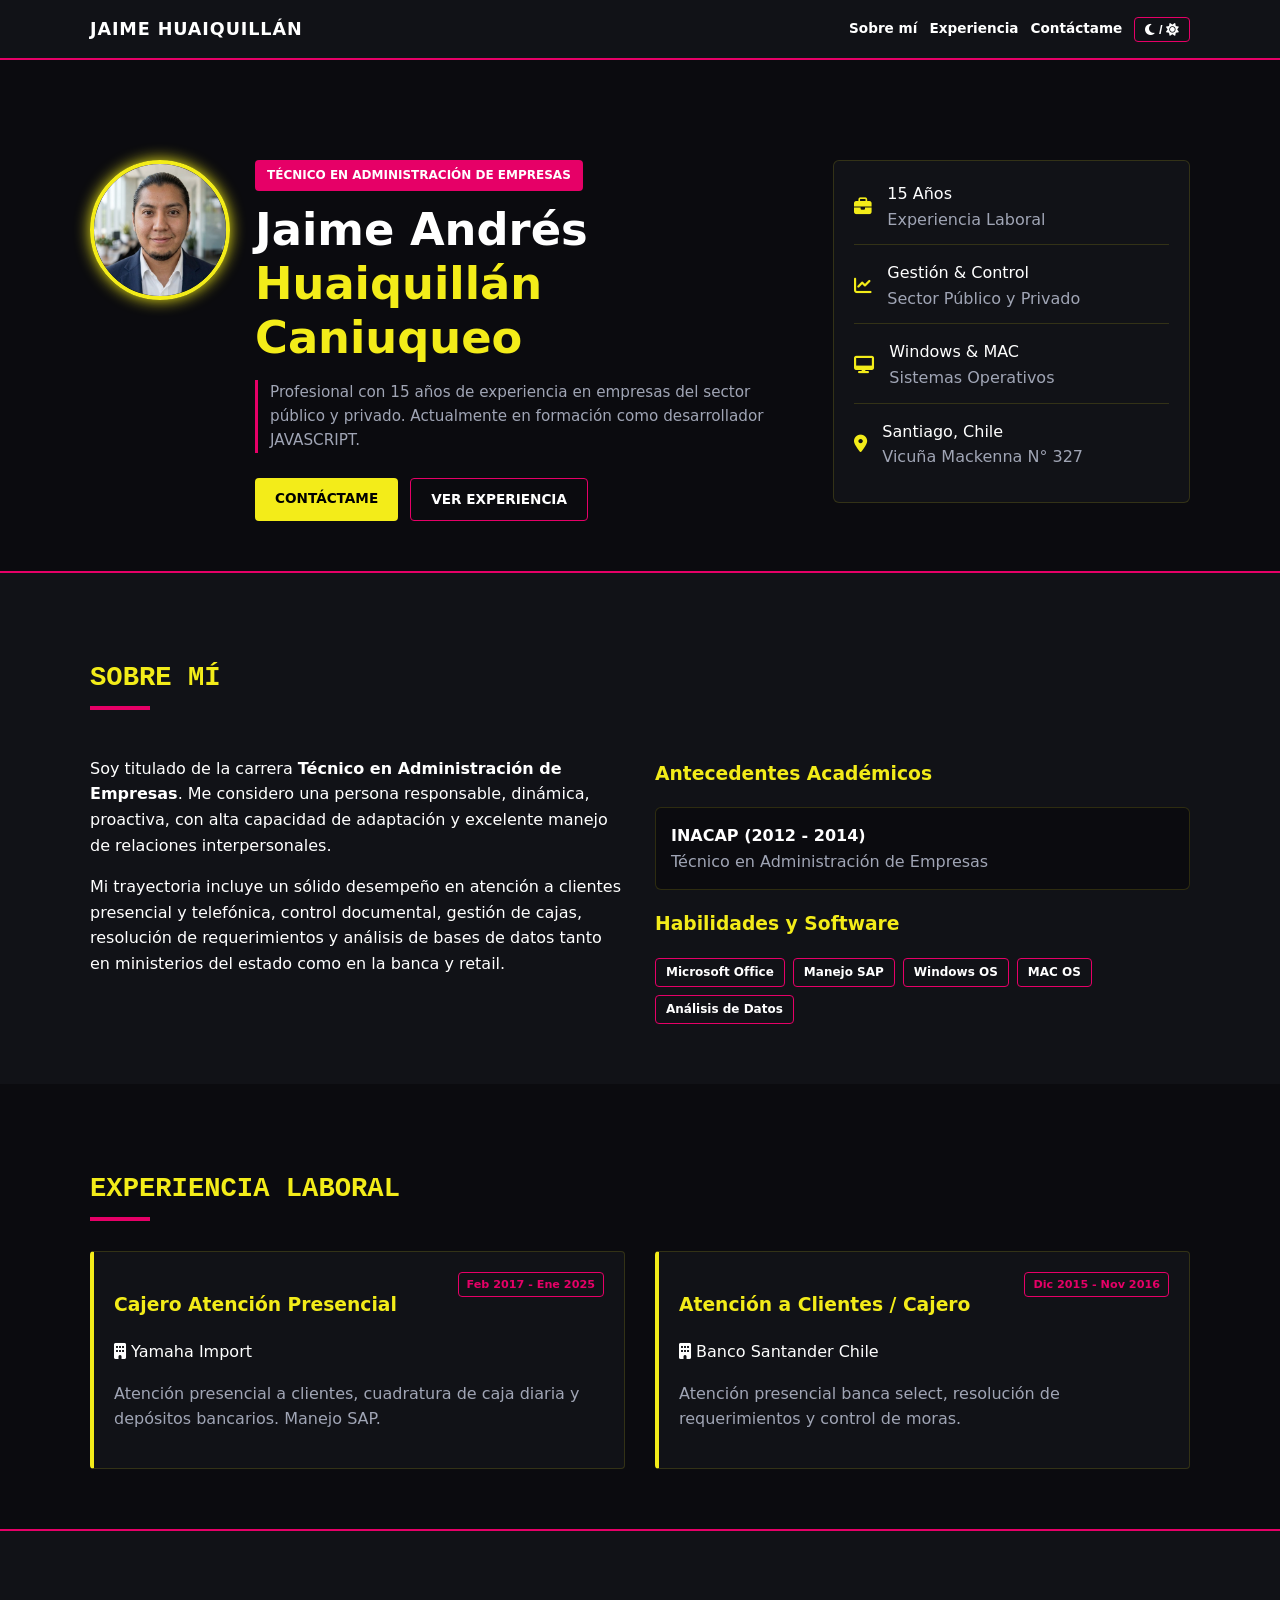
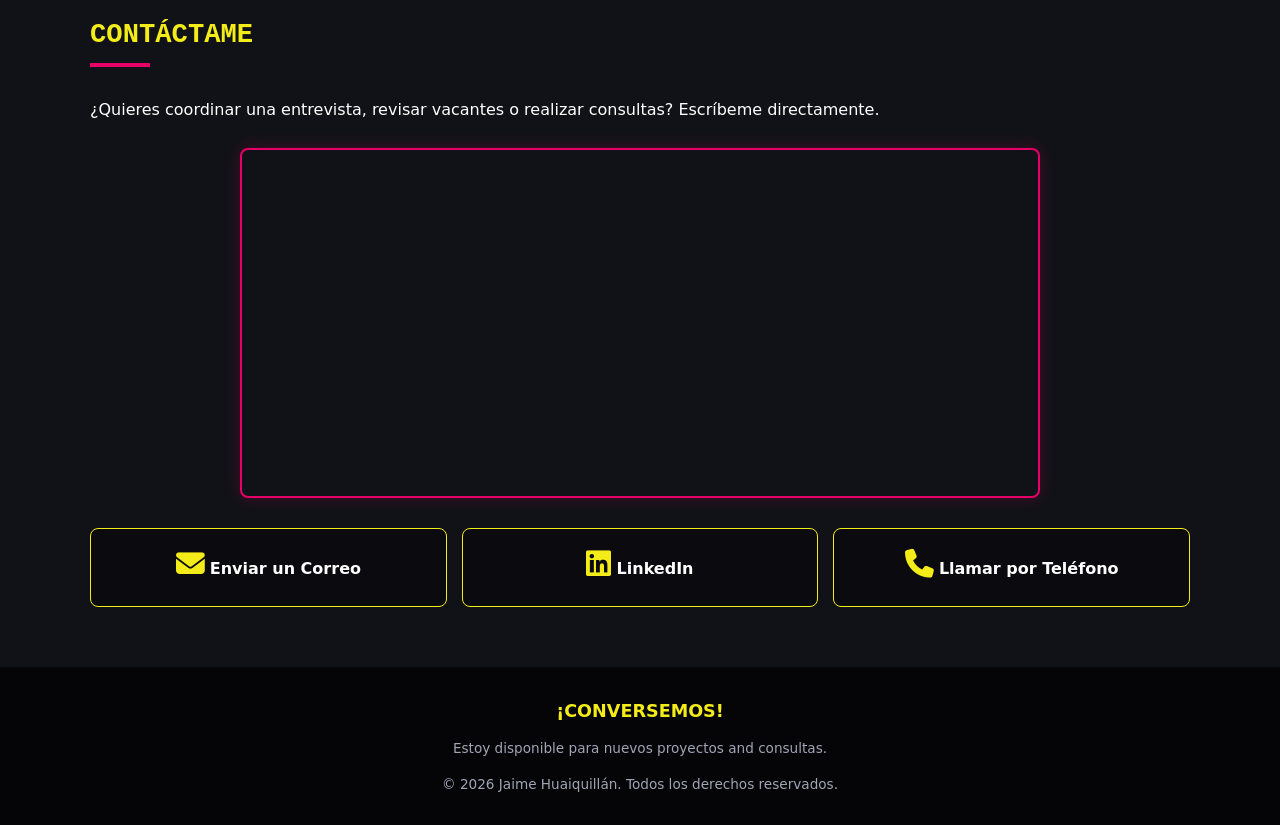
<file: index.html>
<!DOCTYPE html>
<html lang="es">
<head>
    <meta charset="UTF-8">
    <meta name="viewport" content="width=device-width, initial-scale=1.0">
    <title>Portafolio - Jaime Huaiquillán</title>

    <!-- Iconos externos (FontAwesome) -->
    <link rel="stylesheet" href="https://cdnjs.cloudflare.com/ajax/libs/font-awesome/6.4.0/css/all.min.css">

    <!-- CSS EXTERNO ENLAZADO -->
    <link rel="stylesheet" href="estilos.css">
</head>
<body>

<header>
    <div class="container nav-container">
        <div class="logo">Jaime Huaiquillán</div>
        <nav class="nav-links">
            <a href="#sobre-mi">Sobre mí</a>
            <a href="#experiencia">Experiencia</a>
            <a href="#contactame">Contáctame</a>
            <button id="theme-toggle" class="btn-cyber-outline btn-toggle-theme">
                <i class="fa-solid fa-moon"></i> / <i class="fa-solid fa-sun"></i>
            </button>
        </nav>
    </div>
</header>

<section id="hero">
    <div class="container hero-grid">
        <div class="hero-main-content">

            <!-- FOTO PERFECTAMENTE REDONDA -->
            <img src="fotojaime.jpeg" alt="Jaime Huaiquillán" class="hero-avatar" width="150" height="150">

            <div class="hero-text">
                <span class="badge-rol">Técnico en Administración de Empresas</span>
                <h1>Jaime Andrés<br><span>Huaiquillán Caniuqueo</span></h1>
                <p class="lead">Profesional con 15 años de experiencia en empresas del sector público y privado. Actualmente en formación como desarrollador JAVASCRIPT.</p>
                <div class="hero-buttons">
                    <a href="#contactame" class="btn-cyber-primary">Contáctame</a>
                    <a href="#experiencia" class="btn-cyber-outline">Ver Experiencia</a>
                </div>
            </div>
        </div>
        <div>
            <div class="card-info-hero">
                <div class="info-hero-item">
                    <i class="fa-solid fa-briefcase"></i>
                    <div>
                        <!-- CORREGIDO AQUÍ: AHORA DICE 15 AÑOS -->
                        <div>15 Años</div>
                        <div class="text-card-muted">Experiencia Laboral</div>
                    </div>
                </div>
                <div class="info-hero-item">
                    <i class="fa-solid fa-chart-line"></i>
                    <div>
                        <div>Gestión & Control</div>
                        <div class="text-card-muted">Sector Público y Privado</div>
                    </div>
                </div>
                <div class="info-hero-item">
                    <i class="fa-solid fa-desktop"></i>
                    <div>
                        <div>Windows & MAC</div>
                        <div class="text-card-muted">Sistemas Operativos</div>
                    </div>
                </div>
                <div class="info-hero-item">
                    <i class="fa-solid fa-location-dot"></i>
                    <div>
                        <div>Santiago, Chile</div>
                        <div class="text-card-muted">Vicuña Mackenna N° 327</div>
                    </div>
                </div>
            </div>
        </div>
    </div>
</section>

<section id="sobre-mi">
    <div class="container">
        <h2 class="section-title">Sobre Mí</h2>
        <div class="section-divider"></div>

        <div class="sobre-mi-grid">
            <div>
                <p>Soy titulado de la carrera <strong>Técnico en Administración de Empresas</strong>. Me considero una persona responsable, dinámica, proactiva, con alta capacidad de adaptación y excelente manejo de relaciones interpersonales.</p>
                <p>Mi trayectoria incluye un sólido desempeño en atención a clientes presencial y telefónica, control documental, gestión de cajas, resolución de requerimientos y análisis de bases de datos tanto en ministerios del estado como en la banca y retail.</p>
            </div>

            <div>
                <h3 class="card-title-custom">Antecedentes Académicos</h3>
                <div class="list-item-custom">
                    <strong>INACAP (2012 - 2014)</strong><br>
                    <span class="text-card-muted">Técnico en Administración de Empresas</span>
                </div>

                <h3 class="card-title-custom">Habilidades y Software</h3>
                <div class="skills-container">
                    <span class="skill-badge">Microsoft Office</span>
                    <span class="skill-badge">Manejo SAP</span>
                    <span class="skill-badge">Windows OS</span>
                    <span class="skill-badge">MAC OS</span>
                    <span class="skill-badge">Análisis de Datos</span>
                </div>
            </div>
        </div>
    </div>
</section>

<section id="experiencia">
    <div class="container">
        <h2 class="section-title">Experiencia Laboral</h2>
        <div class="section-divider"></div>

        <div class="exp-grid">
            <div class="card-exp">
                <div class="card-exp-header">
                    <div>
                        <h3 class="fw-title">Cajero Atención Presencial</h3>
                        <div><i class="fa-solid fa-building"></i> Yamaha Import</div>
                    </div>
                    <span class="exp-date">Feb 2017 - Ene 2025</span>
                </div>
                <p class="text-card-muted">Atención presencial a clientes, cuadratura de caja diaria y depósitos bancarios. Manejo SAP.</p>
            </div>

            <div class="card-exp">
                <div class="card-exp-header">
                    <div>
                        <h3 class="fw-title">Atención a Clientes / Cajero</h3>
                        <div><i class="fa-solid fa-building"></i> Banco Santander Chile</div>
                    </div>
                    <span class="exp-date">Dic 2015 - Nov 2016</span>
                </div>
                <p class="text-card-muted">Atención presencial banca select, resolución de requerimientos y control de moras.</p>
            </div>
        </div>
    </div>
</section>

<section id="contactame">
    <div class="container">
        <h2 class="section-title">Contáctame</h2>
        <div class="section-divider"></div>
        <p>¿Quieres coordinar una entrevista, revisar vacantes o realizar consultas? Escríbeme directamente.</p>

        <!-- MAPA REPARADO TOTALMENTE -->
        <div class="contenedor-mapa">
            <iframe src="https://www.google.com/maps/embed?pb=!1m18!1m12!1m3!1d3329.172346761744!2d-70.6295552!3d-33.4448074!2m3!1f0!2f0!3f0!3m2!1i1024!2i768!4f13.1!3m3!1m2!1s0x9662c579893d5f97%3A0xc4eb00be99bc6834!2sAv.%20Vicu%C3%B1a%20Mackenna%20327%2C%207500000%20Santiago%2C%20Regi%C3%B3n%20Metropolitana!5e0!3m2!1ses!2scl!4v1718756800000!5m2!1ses!2scl" width="100%" height="350" style="border:0;" allowfullscreen="" loading="lazy" referrerpolicy="no-referrer-when-downgrade"></iframe>
        </div>


        <div class="contacto-grid">
            <a href="mailto:tu-correo@ejemplo.com">
                <div class="card-contacto">
                    <i class="fa-solid fa-envelope"></i>
                    <strong>Enviar un Correo</strong>
                </div>
            </a>
            <a href="https://linkedin.com" target="_blank">
                <div class="card-contacto">
                    <i class="fa-brands fa-linkedin"></i>
                    <strong>LinkedIn</strong>
                </div>
            </a>
            <a href="tel:+56912345678">
                <div class="card-contacto">
                    <i class="fa-solid fa-phone"></i>
                    <strong>Llamar por Teléfono</strong>
                </div>
            </a>
        </div>
    </div>
</section>

<footer>
    <div class="container">
        <div class="footer-title">¡CONVERSEMOS!</div>
        <p>Estoy disponible para nuevos proyectos and consultas.</p>
        <div>© 2026 Jaime Huaiquillán. Todos los derechos reservados.</div>
    </div>
</footer>

<script>
    const themeToggleBtn = document.getElementById('theme-toggle');

    themeToggleBtn.addEventListener('click', () => {
        document.body.classList.toggle('light-mode');

        if (document.body.classList.contains('light-mode')) {
            localStorage.setItem('theme-preference', 'light');
        } else {
            localStorage.setItem('theme-preference', 'dark');
        }
    });

    const savedTheme = localStorage.getItem('theme-preference');
    if (savedTheme === 'light') {
        document.body.classList.add('light-mode');
    }
</script>
</body>
</html>
</file>
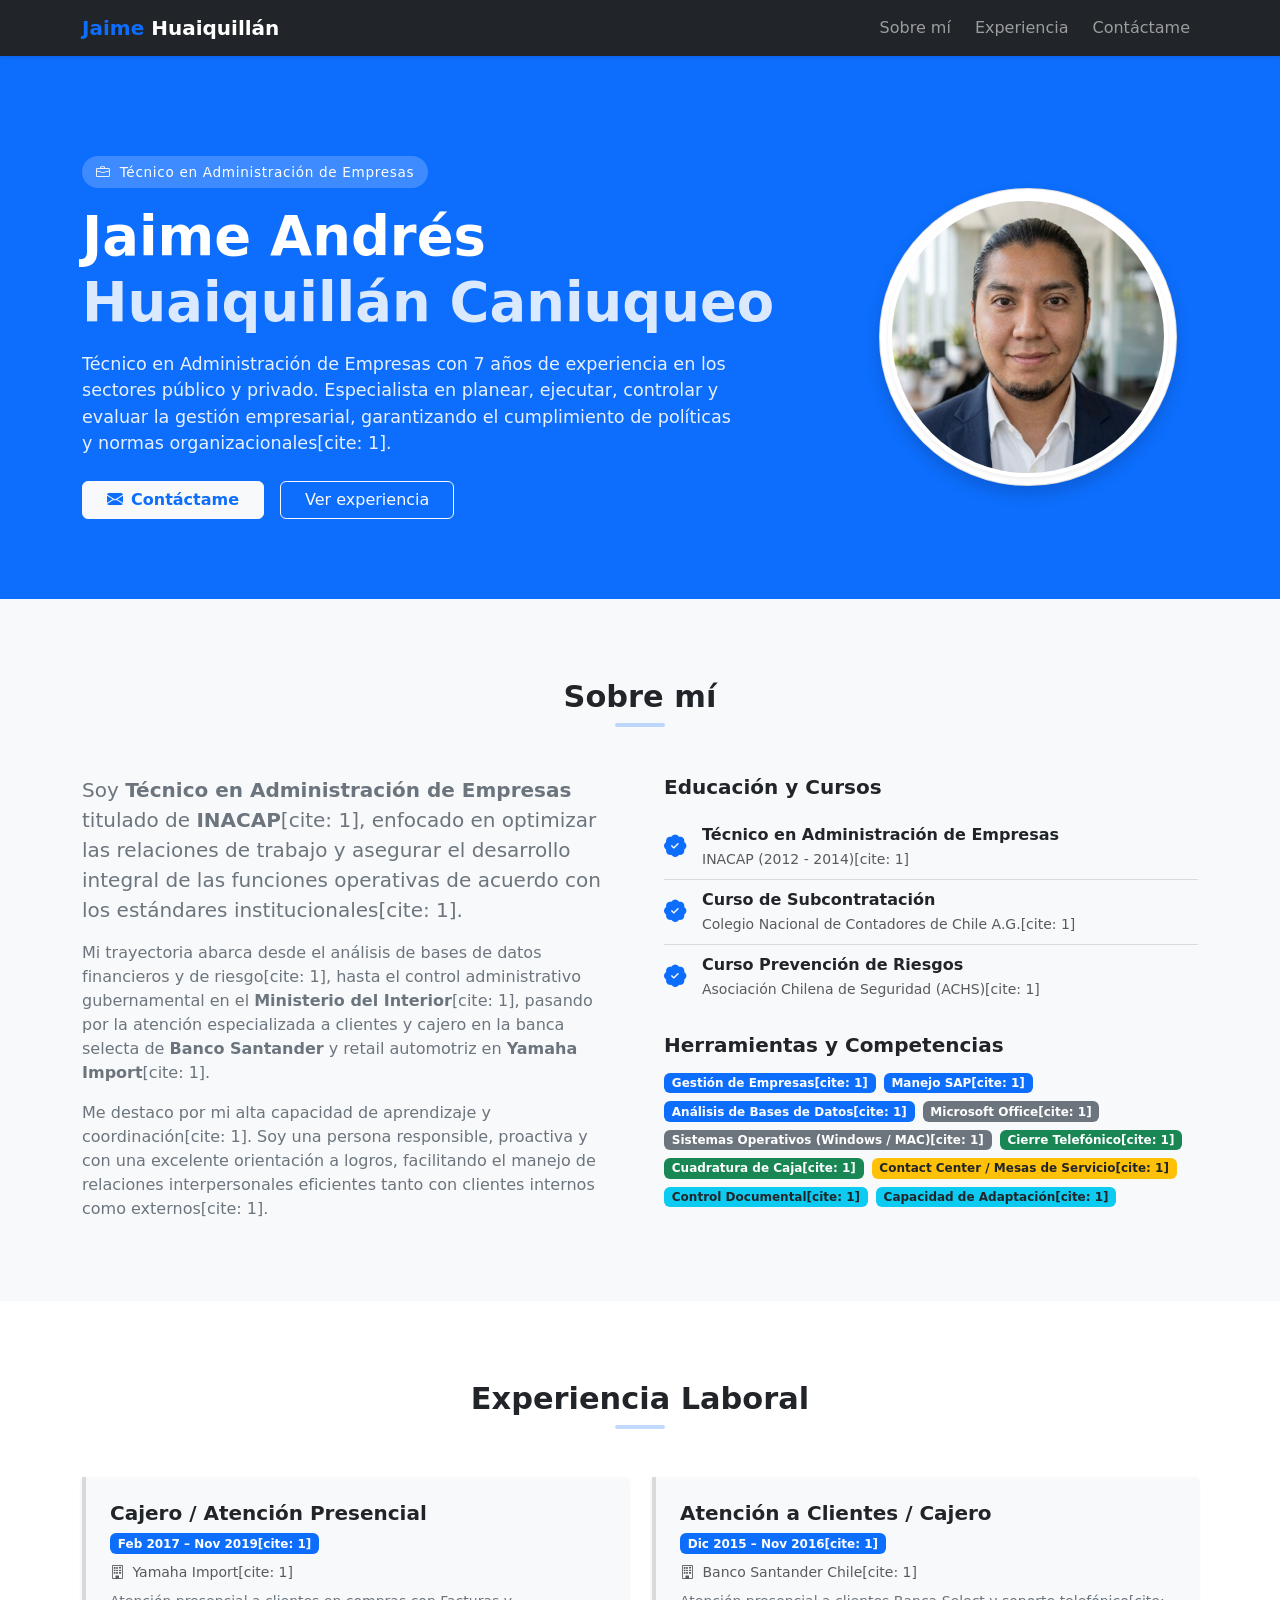
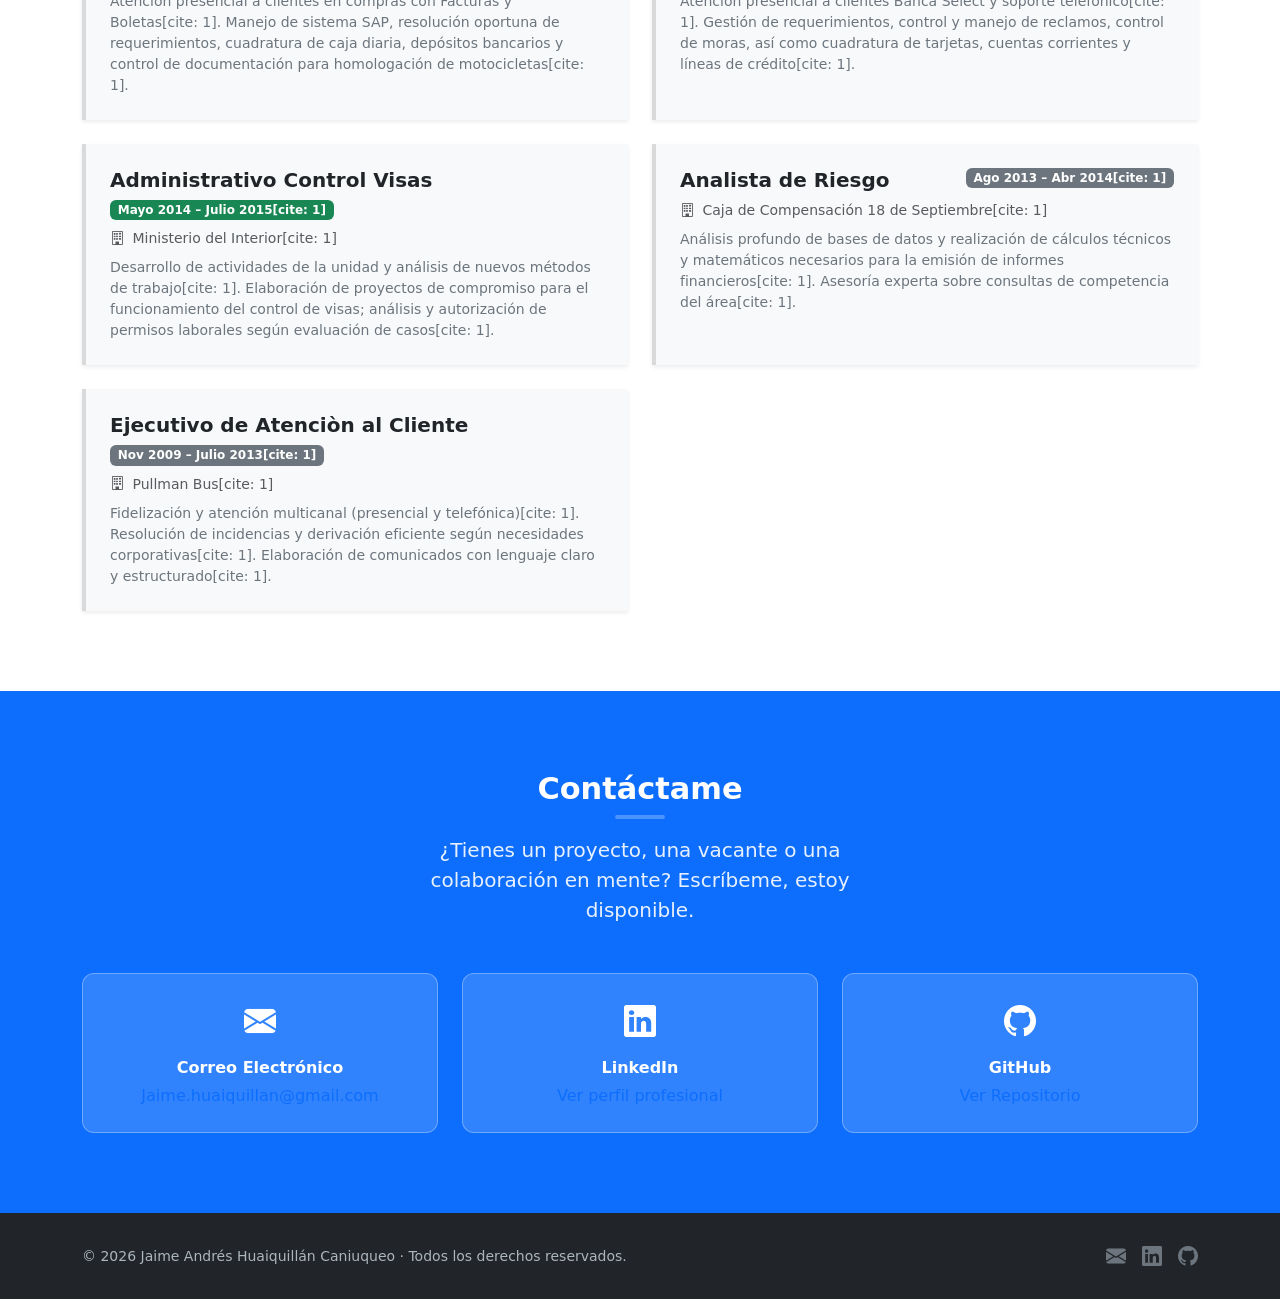
<file: actividad/index.html>
<!DOCTYPE html>
<html lang="es">
<head>
    <meta charset="UTF-8" />
    <meta name="viewport" content="width=device-width, initial-scale=1.0" />
    <title>Jaime Huaiquillán – CV Online</title>

    <!-- Bootstrap 5 CSS (solo CSS, sin JS) -->
    <link
            href="https://cdn.jsdelivr.net/npm/bootstrap@5.3.3/dist/css/bootstrap.min.css"
            rel="stylesheet"
    />
    <!-- Bootstrap Icons -->
    <link
            href="https://cdn.jsdelivr.net/npm/bootstrap-icons@1.11.3/font/bootstrap-icons.min.css"
            rel="stylesheet"
    />
    <!-- Hoja de Estilos CSS Local -->
    <link
            href="./static/estilos.css"
            rel="stylesheet"
            type="text/css"
    />
</head>
<body>

<!-- ══════════════ NAVBAR ══════════════ -->
<nav class="navbar navbar-expand-lg navbar-dark bg-dark sticky-top shadow-sm">
    <div class="container">
        <a class="navbar-brand fw-bold" href="#hero">
            <span class="text-primary">Jaime</span> Huaiquillán
        </a>
        <button
                class="navbar-toggler"
                type="button"
                data-bs-toggle="collapse"
                data-bs-target="#navMenu"
                aria-controls="navMenu"
                aria-expanded="false"
                aria-label="Abrir menú"
        >
            <span class="navbar-toggler-icon"></span>
        </button>

        <div class="collapse navbar-collapse" id="navMenu">
            <ul class="navbar-nav ms-auto gap-lg-2">
                <li class="nav-item"><a class="nav-link" href="#sobre-mi">Sobre mí</a></li>
                <li class="nav-item"><a class="nav-link" href="#experiencia">Experiencia</a></li>
                <li class="nav-item"><a class="nav-link" href="#contactame">Contáctame</a></li>
            </ul>
        </div>
    </div>
</nav>


<!-- ══════════════ HERO (CON FOTO DE PERFIL) ══════════════ -->
<section id="hero">
    <div class="container">
        <div class="row align-items-center g-5">

            <!-- Columna de Información -->
            <div class="col-lg-8 order-2 order-lg-1">
          <span class="badge-rol mb-3 d-inline-block">
            <i class="bi bi-briefcase me-1"></i> Técnico en Administración de Empresas
          </span>
                <h1 class="mb-3">
                    Jaime Andrés<br />
                    <span style="opacity:0.85;">Huaiquillán Caniuqueo</span>
                </h1>
                <p class="lead mb-4">
                    Técnico en Administración de Empresas con 7 años de experiencia en los sectores público y privado. Especialista en planear, ejecutar, controlar y evaluar la gestión empresarial, garantizando el cumplimiento de políticas y normas organizacionales[cite: 1].
                </p>
                <div class="d-flex flex-wrap gap-3">
                    <a href="#contactame" class="btn btn-light text-primary fw-semibold px-4">
                        <i class="bi bi-envelope-fill me-2"></i>Contáctame
                    </a>
                    <a href="#experiencia" class="btn btn-outline-light px-4">
                        Ver experiencia
                    </a>
                </div>
            </div>

            <!-- Columna de la Fotografía -->
            <div class="col-lg-4 order-1 order-lg-2 text-center">
                <div class="d-inline-block position-relative p-2 bg-white bg-opacity-10 rounded-circle shadow">
                    <img
                            src="./fotojaime.jpeg"
                            alt="Fotografía profesional de Jaime Huaiquillán"
                            class="img-fluid rounded-circle border border-4 border-white shadow-sm"
                            style="width: 280px; height: 280px; object-fit: cover;"
                    />
                </div>
            </div>

        </div>
    </div>
</section>


<!-- ══════════════ SOBRE MÍ ══════════════ -->
<section id="sobre-mi">
    <div class="container">
        <div class="text-center mb-5">
            <h2 class="section-title">Sobre mí</h2>
            <hr class="section-divider mx-auto mt-2" />
        </div>

        <div class="row g-5 align-items-start">

            <div class="col-lg-6">
                <p class="text-secondary fs-5 mb-3">
                    Soy <strong>Técnico en Administración de Empresas</strong> titulado de <strong>INACAP</strong>[cite: 1], enfocado en optimizar las relaciones de trabajo y asegurar el desarrollo integral de las funciones operativas de acuerdo con los estándares institucionales[cite: 1].
                </p>
                <p class="text-secondary">
                    Mi trayectoria abarca desde el análisis de bases de datos financieros y de riesgo[cite: 1], hasta el control administrativo gubernamental en el <strong>Ministerio del Interior</strong>[cite: 1], pasando por la atención especializada a clientes y cajero en la banca selecta de <strong>Banco Santander</strong> y retail automotriz en <strong>Yamaha Import</strong>[cite: 1].
                </p>
                <p class="text-secondary mb-0">
                    Me destaco por mi alta capacidad de aprendizaje y coordinación[cite: 1]. Soy una persona responsible, proactiva y con una excelente orientación a logros, facilitando el manejo de relaciones interpersonales eficientes tanto con clientes internos como externos[cite: 1].
                </p>
            </div>

            <div class="col-lg-6">
                <h5 class="fw-bold mb-3">Educación y Cursos</h5>
                <ul class="list-group list-group-flush">
                    <li class="list-group-item bg-transparent d-flex align-items-center gap-3 px-0">
                        <i class="bi bi-patch-check-fill icono-cert"></i>
                        <div>
                            <div class="fw-semibold">Técnico en Administración de Empresas</div>
                            <small class="text-muted">INACAP (2012 - 2014)[cite: 1]</small>
                        </div>
                    </li>
                    <li class="list-group-item bg-transparent d-flex align-items-center gap-3 px-0">
                        <i class="bi bi-patch-check-fill icono-cert"></i>
                        <div>
                            <div class="fw-semibold">Curso de Subcontratación</div>
                            <small class="text-muted">Colegio Nacional de Contadores de Chile A.G.[cite: 1]</small>
                        </div>
                    </li>
                    <li class="list-group-item bg-transparent d-flex align-items-center gap-3 px-0">
                        <i class="bi bi-patch-check-fill icono-cert"></i>
                        <div>
                            <div class="fw-semibold">Curso Prevención de Riesgos</div>
                            <small class="text-muted">Asociación Chilena de Seguridad (ACHS)[cite: 1]</small>
                        </div>
                    </li>
                </ul>

                <h5 class="fw-bold mt-4 mb-3">Herramientas y Competencias</h5>
                <div class="d-flex flex-wrap gap-2">
                    <span class="badge bg-primary">Gestión de Empresas[cite: 1]</span>
                    <span class="badge bg-primary">Manejo SAP[cite: 1]</span>
                    <span class="badge bg-primary">Análisis de Bases de Datos[cite: 1]</span>
                    <span class="badge bg-secondary">Microsoft Office[cite: 1]</span>
                    <span class="badge bg-secondary">Sistemas Operativos (Windows / MAC)[cite: 1]</span>
                    <span class="badge bg-success">Cierre Telefónico[cite: 1]</span>
                    <span class="badge bg-success">Cuadratura de Caja[cite: 1]</span>
                    <span class="badge bg-warning text-dark">Contact Center / Mesas de Servicio[cite: 1]</span>
                    <span class="badge bg-info text-dark">Control Documental[cite: 1]</span>
                    <span class="badge bg-info text-dark">Capacidad de Adaptación[cite: 1]</span>
                </div>
            </div>

        </div>
    </div>
</section>


<!-- ══════════════ EXPERIENCIA ══════════════ -->
<section id="experiencia">
    <div class="container">
        <div class="text-center mb-5">
            <h2 class="section-title">Experiencia Laboral</h2>
            <hr class="section-divider mx-auto mt-2" />
        </div>

        <div class="row g-4">

            <!-- YAMAHA -->
            <div class="col-md-6">
                <div class="card card-exp h-100 p-4 shadow-sm">
                    <div class="d-flex justify-content-between align-items-start mb-2 flex-wrap gap-2">
                        <h5 class="fw-bold mb-0">Cajero / Atención Presencial</h5>
                        <span class="badge bg-primary">Feb 2017 – Nov 2019[cite: 1]</span>
                    </div>
                    <p class="text-muted small mb-2">
                        <i class="bi bi-building me-1"></i> Yamaha Import[cite: 1]
                    </p>
                    <p class="text-secondary mb-0 small">
                        Atención presencial a clientes en compras con Facturas y Boletas[cite: 1]. Manejo de sistema SAP, resolución oportuna de requerimientos, cuadratura de caja diaria, depósitos bancarios y control de documentación para homologación de motocicletas[cite: 1].
                    </p>
                </div>
            </div>

            <!-- BANCO SANTANDER -->
            <div class="col-md-6">
                <div class="card card-exp h-100 p-4 shadow-sm">
                    <div class="d-flex justify-content-between align-items-start mb-2 flex-wrap gap-2">
                        <h5 class="fw-bold mb-0">Atención a Clientes / Cajero</h5>
                        <span class="badge bg-primary">Dic 2015 – Nov 2016[cite: 1]</span>
                    </div>
                    <p class="text-muted small mb-2">
                        <i class="bi bi-building me-1"></i> Banco Santander Chile[cite: 1]
                    </p>
                    <p class="text-secondary mb-0 small">
                        Atención presencial a clientes Banca Select y soporte telefónico[cite: 1]. Gestión de requerimientos, control y manejo de reclamos, control de moras, así como cuadratura de tarjetas, cuentas corrientes y líneas de crédito[cite: 1].
                    </p>
                </div>
            </div>

            <!-- MINISTERIO DEL INTERIOR -->
            <div class="col-md-6">
                <div class="card card-exp h-100 p-4 shadow-sm">
                    <div class="d-flex justify-content-between align-items-start mb-2 flex-wrap gap-2">
                        <h5 class="fw-bold mb-0">Administrativo Control Visas</h5>
                        <span class="badge bg-success">Mayo 2014 – Julio 2015[cite: 1]</span>
                    </div>
                    <p class="text-muted small mb-2">
                        <i class="bi bi-building me-1"></i> Ministerio del Interior[cite: 1]
                    </p>
                    <p class="text-secondary mb-0 small">
                        Desarrollo de actividades de la unidad y análisis de nuevos métodos de trabajo[cite: 1]. Elaboración de proyectos de compromiso para el funcionamiento del control de visas; análisis y autorización de permisos laborales según evaluación de casos[cite: 1].
                    </p>
                </div>
            </div>

            <!-- CAJA 18 -->
            <div class="col-md-6">
                <div class="card card-exp h-100 p-4 shadow-sm">
                    <div class="d-flex justify-content-between align-items-start mb-2 flex-wrap gap-2">
                        <h5 class="fw-bold mb-0">Analista de Riesgo</h5>
                        <span class="badge bg-secondary">Ago 2013 – Abr 2014[cite: 1]</span>
                    </div>
                    <p class="text-muted small mb-2">
                        <i class="bi bi-building me-1"></i> Caja de Compensación 18 de Septiembre[cite: 1]
                    </p>
                    <p class="text-secondary mb-0 small">
                        Análisis profundo de bases de datos y realización de cálculos técnicos y matemáticos necesarios para la emisión de informes financieros[cite: 1]. Asesoría experta sobre consultas de competencia del área[cite: 1].
                    </p>
                </div>
            </div>

            <!-- PULLMAN BUS -->
            <div class="col-md-6">
                <div class="card card-exp h-100 p-4 shadow-sm">
                    <div class="d-flex justify-content-between align-items-start mb-2 flex-wrap gap-2">
                        <h5 class="fw-bold mb-0">Ejecutivo de Atenciòn al Cliente</h5>
                        <span class="badge bg-secondary">Nov 2009 – Julio 2013[cite: 1]</span>
                    </div>
                    <p class="text-muted small mb-2">
                        <i class="bi bi-building me-1"></i> Pullman Bus[cite: 1]
                    </p>
                    <p class="text-secondary mb-0 small">
                        Fidelización y atención multicanal (presencial y telefónica)[cite: 1]. Resolución de incidencias y derivación eficiente según necesidades corporativas[cite: 1]. Elaboración de comunicados con lenguaje claro y estructurado[cite: 1].
                    </p>
                </div>
            </div>

        </div>
    </div>
</section>


<!-- ══════════════ CONTÁCTAME ══════════════ -->
<section id="contactame">
    <div class="container">
        <div class="text-center mb-5">
            <h2 class="section-title">Contáctame</h2>
            <hr class="section-divider mx-auto mt-2" style="background-color:#fff;" />
            <p class="lead mt-3" style="opacity:0.9; max-width:520px; margin:0 auto;">
                ¿Tienes un proyecto, una vacante o una colaboración en mente?
                Escríbeme, estoy disponible.
            </p>
        </div>

        <div class="row justify-content-center g-4">
            <div class="col-sm-6 col-md-4">
                <div class="card-contacto">
                    <i class="bi bi-envelope-fill"></i>
                    <div class="fw-semibold mb-1">Correo Electrónico</div>
                    <a href="mailto:Jaime.huaiquillan@gmail.com">
                        Jaime.huaiquillan@gmail.com
                    </a>
                </div>
            </div>
            <div class="col-sm-6 col-md-4">
                <div class="card-contacto">
                    <i class="bi bi-linkedin"></i>
                    <div class="fw-semibold mb-1">LinkedIn</div>
                    <a href="https://www.linkedin.com/in/jaime-huaiquillan-caniuqueo-5a447abb/" target="_blank" rel="noopener">
                        Ver perfil profesional
                    </a>
                </div>
            </div>
            <div class="col-sm-6 col-md-4">
                <div class="card-contacto">
                    <i class="bi bi-github"></i>
                    <div class="fw-semibold mb-1">GitHub</div>
                    <a href="https://github.com/jaimehuaiquillan-png/t1000" target="_blank" rel="noopener">
                        Ver Repositorio
                    </a>
                </div>
            </div>
        </div>
    </div>
</section>


<!-- ══════════════ FOOTER ══════════════ -->
<footer>
    <div class="container d-flex flex-column flex-md-row justify-content-between align-items-center gap-3">
        <span>© 2026 Jaime Andrés Huaiquillán Caniuqueo · Todos los derechos reservados.</span>
        <span class="d-flex gap-3 fs-5">
        <a href="mailto:Jaime.huaiquillan@gmail.com" class="text-secondary" title="Correo">
          <i class="bi bi-envelope-fill"></i>
        </a>
        <a href="https://www.linkedin.com/in/jaime-huaiquillan-caniuqueo-5a447abb/" target="_blank" rel="noopener" class="text-secondary" title="LinkedIn">
          <i class="bi bi-linkedin"></i>
        </a>
        <a href="https://github.com/jaimehuaiquillan-png/t1000" target="_blank" rel="noopener" class="text-secondary" title="GitHub">
          <i class="bi bi-github"></i>
        </a>
      </span>
    </div>
</footer>
</body>
</html>
</file>
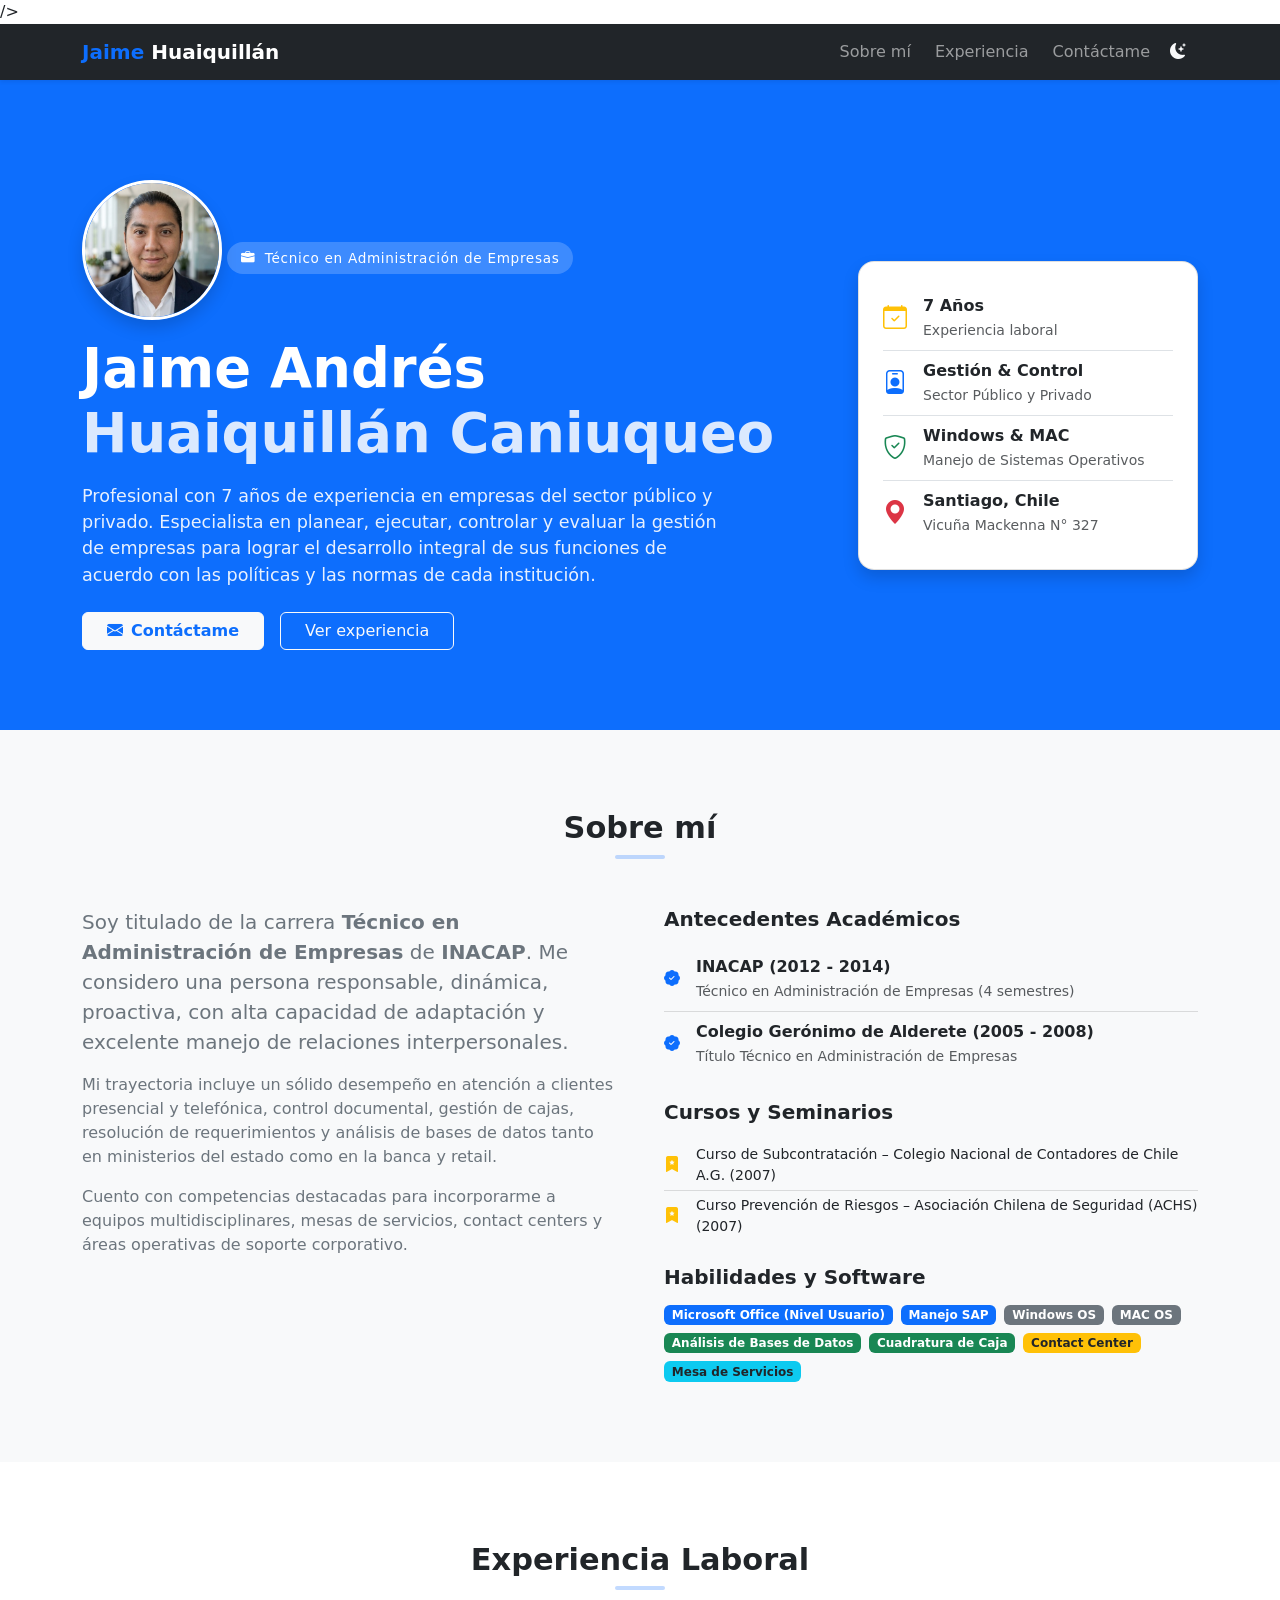
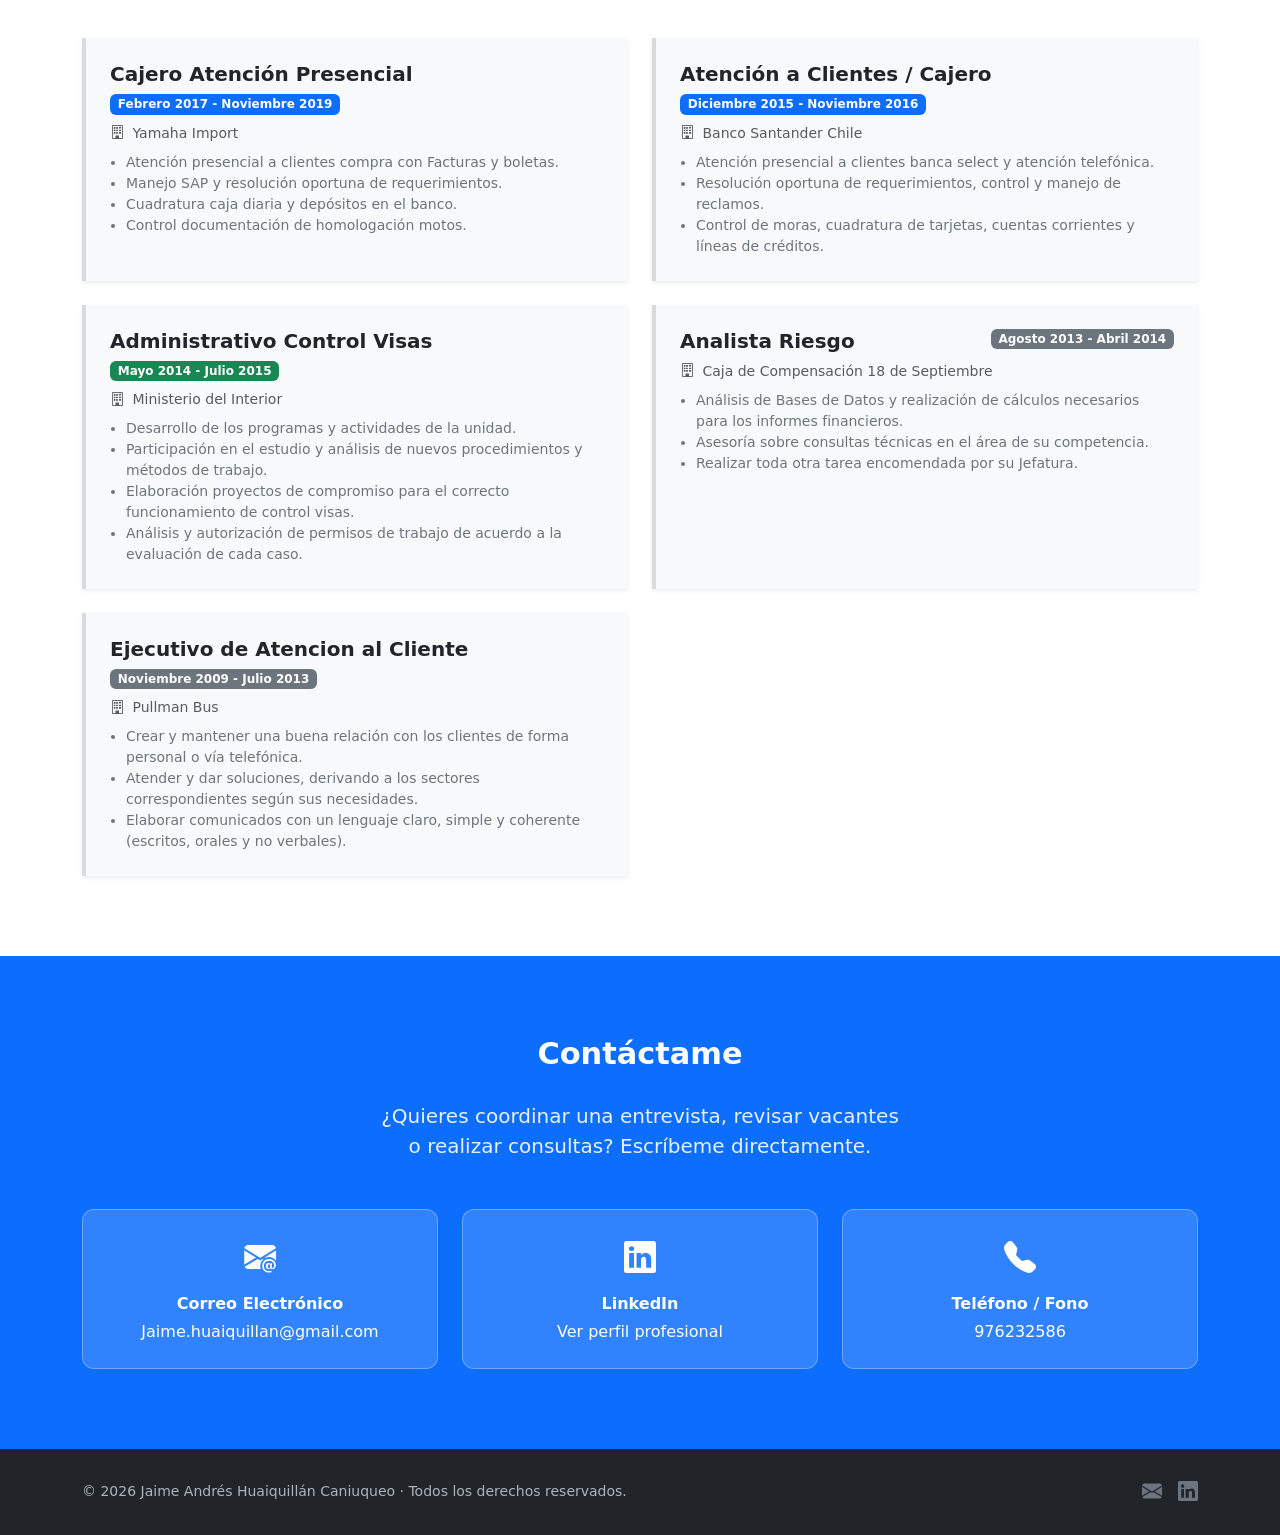
<file: CVJAIME.html>
<!DOCTYPE html>
<html lang="es">
<head>
    <meta charset="UTF-8" />
    <meta name="viewport" content="width=device-width, initial-scale=1.0" />
    <title>Jaime Huaiquillán – CV Online</title>

    <!-- Bootstrap 5 CSS (solo CSS, sin JS) -->
    <link
            href="https://cdn.jsdelivr.net/npm/bootstrap@5.3.3/dist/css/bootstrap.min.css"
            rel="stylesheet"
    />
    <!-- Bootstrap Icons -->
    <link
            href="https://cdn.jsdelivr.net/npm/bootstrap-icons@1.11.3/font/bootstrap-icons.min.css"
            rel="stylesheet"
    />
    <!-- Hoja de Estilos CSS Local -->
    <link
            href="./actividad/static/estilos.css"
            rel="stylesheet"
            type="text/css"

    />
    />
</head>

<!-- cuerpo de mi cv online -->

<body>

<!-- ══════════════ NAVBAR ══════════════ -->
<nav class="navbar navbar-expand-lg navbar-dark bg-dark sticky-top shadow-sm">
    <div class="container">
        <a class="navbar-brand fw-bold" href="#hero">
            <span class="text-primary">Jaime</span> Huaiquillán
        </a>

        <!-- CONTENEDOR PARA BOTÓN MODO OSCURO Y TOGGLER MÓVIL -->
        <div class="d-flex align-items-center gap-2 ms-auto me-2 me-lg-0 order-lg-2">
            <!-- BOTÓN MODO OSCURO -->
            <button id="theme-toggle" class="btn btn-outline-light border-0 id-theme" type="button" aria-label="Cambiar modo de color">
                <i id="theme-icon" class="bi bi-moon-stars-fill"></i>
            </button>

            <button
                    class="navbar-toggler"
                    type="button"
                    data-bs-toggle="collapse"
                    data-bs-target="#navMenu"
                    aria-controls="navMenu"
                    aria-expanded="false"
                    aria-label="Abrir menú"
            >
                <span class="navbar-toggler-icon"></span>
            </button>
        </div>

        <div class="collapse navbar-collapse order-lg-1" id="navMenu">
            <ul class="navbar-nav ms-auto gap-lg-2">
                <li class="nav-item"><a class="nav-link" href="#sobre-mi">Sobre mí</a></li>
                <li class="nav-item"><a class="nav-link" href="#experiencia">Experiencia</a></li>
                <li class="nav-item"><a class="nav-link" href="#contactame">Contáctame</a></li>
            </ul>
        </div>
    </div>
</nav>


<!-- ══════════════ HERO ══════════════ -->
<section id="hero">
    <div class="container">
        <div class="row align-items-center g-5">

            <div class="col-lg-8">
                <!-- AQUÍ ESTÁ TU FOTO INCLUIDA -->
                <img src="fotojaime.jpeg" alt="Foto de Jaime Huaiquillán" class="img-fluid rounded-circle mb-3 shadow border border-3 border-white" style="width: 140px; height: 140px; object-fit: cover;">

                <span class="badge-rol mb-3 d-block d-md-inline-block">
                    <i class="bi bi-briefcase-fill me-1"></i> Técnico en Administración de Empresas
                </span>
                <h1 class="mb-3">
                    Jaime Andrés<br />
                    <span style="opacity:0.85;">Huaiquillán Caniuqueo</span>
                </h1>
                <p class="lead mb-4">
                    Profesional con 7 años de experiencia en empresas del sector público y privado. Especialista en planear, ejecutar, controlar y evaluar la gestión de empresas para lograr el desarrollo integral de sus funciones de acuerdo con las políticas y las normas de cada institución.
                </p>
                <div class="d-flex flex-wrap gap-3">
                    <a href="#contactame" class="btn btn-light text-primary fw-semibold px-4">
                        <i class="bi bi-envelope-fill me-2"></i>Contáctame
                    </a>
                    <a href="#experiencia" class="btn btn-outline-light px-4">
                        Ver experiencia
                    </a>
                </div>
            </div>

            <div class="col-lg-4">
                <div class="bg-white text-dark rounded-4 p-4 shadow card-info-hero">
                    <ul class="list-unstyled mb-0">
                        <li class="d-flex align-items-center gap-3 py-2 border-bottom">
                            <i class="bi bi-calendar-check text-warning fs-4"></i>
                            <div>
                                <div class="fw-bold fw-title">7 Años</div>
                                <small class="text-muted text-card-muted">Experiencia laboral</small>
                            </div>
                        </li>
                        <li class="d-flex align-items-center gap-3 py-2 border-bottom">
                            <i class="bi bi-person-badge text-primary fs-4"></i>
                            <div>
                                <div class="fw-bold fw-title">Gestión &amp; Control</div>
                                <small class="text-muted text-card-muted">Sector Público y Privado</small>
                            </div>
                        </li>
                        <li class="d-flex align-items-center gap-3 py-2 border-bottom">
                            <i class="bi bi-shield-check text-success fs-4"></i>
                            <div>
                                <div class="fw-bold fw-title">Windows &amp; MAC</div>
                                <small class="text-muted text-card-muted">Manejo de Sistemas Operativos</small>
                            </div>
                        </li>
                        <li class="d-flex align-items-center gap-3 py-2">
                            <i class="bi bi-geo-alt-fill text-danger fs-4"></i>
                            <div>
                                <div class="fw-bold fw-title">Santiago, Chile</div>
                                <small class="text-muted text-card-muted">Vicuña Mackenna N° 327</small>
                            </div>
                        </li>
                    </ul>
                </div>
            </div>

        </div>
    </div>
</section>


<!-- ══════════════ SOBRE MÍ ══════════════ -->
<section id="sobre-mi">
    <div class="container">
        <div class="text-center mb-5">
            <h2 class="section-title">Sobre mí</h2>
            <hr class="section-divider mx-auto mt-2" />
        </div>

        <div class="row g-5 align-items-start">

            <div class="col-lg-6">
                <p class="text-secondary custom-text fs-5 mb-3">
                    Soy titulado de la carrera <strong>Técnico en Administración de Empresas</strong> de <strong>INACAP</strong>. Me considero una persona responsable, dinámica, proactiva, con alta capacidad de adaptación y excelente manejo de relaciones interpersonales.
                </p>
                <p class="text-secondary custom-text">
                    Mi trayectoria incluye un sólido desempeño en atención a clientes presencial y telefónica, control documental, gestión de cajas, resolución de requerimientos y análisis de bases de datos tanto en ministerios del estado como en la banca y retail.
                </p>
                <p class="text-secondary custom-text mb-0">
                    Cuento con competencias destacadas para incorporarme a equipos multidisciplinares, mesas de servicios, contact centers y áreas operativas de soporte corporativo.
                </p>
            </div>

            <div class="col-lg-6">
                <h5 class="fw-bold section-subtitle mb-3">Antecedentes Académicos</h5>
                <ul class="list-group list-group-flush mb-4">
                    <li class="list-group-item bg-transparent d-flex align-items-center gap-3 px-0 list-item-custom">
                        <i class="bi bi-patch-check-fill text-primary"></i>
                        <div>
                            <div class="fw-semibold fw-title">INACAP (2012 - 2014)</div>
                            <small class="text-muted text-card-muted">Técnico en Administración de Empresas (4 semestres)</small>
                        </div>
                    </li>
                    <li class="list-group-item bg-transparent d-flex align-items-center gap-3 px-0 list-item-custom">
                        <i class="bi bi-patch-check-fill text-primary"></i>
                        <div>
                            <div class="fw-semibold fw-title">Colegio Gerónimo de Alderete (2005 - 2008)</div>
                            <small class="text-muted text-card-muted">Título Técnico en Administración de Empresas</small>
                        </div>
                    </li>
                </ul>

                <h5 class="fw-bold section-subtitle mb-3">Cursos y Seminarios</h5>
                <ul class="list-group list-group-flush mb-4">
                    <li class="list-group-item bg-transparent d-flex align-items-center gap-3 px-0 py-1 list-item-custom">
                        <i class="bi bi-bookmark-star-fill text-warning"></i>
                        <div class="small fw-title">Curso de Subcontratación – Colegio Nacional de Contadores de Chile A.G. (2007)</div>
                    </li>
                    <li class="list-group-item bg-transparent d-flex align-items-center gap-3 px-0 py-1 list-item-custom">
                        <i class="bi bi-bookmark-star-fill text-warning"></i>
                        <div class="small fw-title">Curso Prevención de Riesgos – Asociación Chilena de Seguridad (ACHS) (2007)</div>
                    </li>
                </ul>

                <h5 class="fw-bold section-subtitle mb-3">Habilidades y Software</h5>
                <div class="d-flex flex-wrap gap-2">
                    <span class="badge bg-primary">Microsoft Office (Nivel Usuario)</span>
                    <span class="badge bg-primary">Manejo SAP</span>
                    <span class="badge bg-secondary">Windows OS</span>
                    <span class="badge bg-secondary">MAC OS</span>
                    <span class="badge bg-success">Análisis de Bases de Datos</span>
                    <span class="badge bg-success">Cuadratura de Caja</span>
                    <span class="badge bg-warning text-dark">Contact Center</span>
                    <span class="badge bg-info text-dark">Mesa de Servicios</span>
                </div>
            </div>

        </div>
    </div>
</section>


<!-- ══════════════ EXPERIENCIA ══════════════ -->
<section id="experiencia">
    <div class="container">
        <div class="text-center mb-5">
            <h2 class="section-title">Experiencia Laboral</h2>
            <hr class="section-divider mx-auto mt-2" />
        </div>

        <div class="row g-4">

            <!-- Yamaha Import -->
            <div class="col-md-6">
                <div class="card card-exp h-100 p-4 shadow-sm">
                    <div class="d-flex justify-content-between align-items-start mb-2 flex-wrap gap-2">
                        <h5 class="fw-bold mb-0 card-title-custom">Cajero Atención Presencial</h5>
                        <span class="badge bg-primary">Febrero 2017 - Noviembre 2019</span>
                    </div>
                    <p class="text-muted small mb-2 text-card-muted">
                        <i class="bi bi-building me-1"></i> Yamaha Import
                    </p>
                    <ul class="text-secondary custom-text small ps-3 mb-0">
                        <li>Atención presencial a clientes compra con Facturas y boletas.</li>
                        <li>Manejo SAP y resolución oportuna de requerimientos.</li>
                        <li>Cuadratura caja diaria y depósitos en el banco.</li>
                        <li>Control documentación de homologación motos.</li>
                    </ul>
                </div>
            </div>

            <!-- Banco Santander -->
            <div class="col-md-6">
                <div class="card card-exp h-100 p-4 shadow-sm">
                    <div class="d-flex justify-content-between align-items-start mb-2 flex-wrap gap-2">
                        <h5 class="fw-bold mb-0 card-title-custom">Atención a Clientes / Cajero</h5>
                        <span class="badge bg-primary">Diciembre 2015 - Noviembre 2016</span>
                    </div>
                    <p class="text-muted small mb-2 text-card-muted">
                        <i class="bi bi-building me-1"></i> Banco Santander Chile
                    </p>
                    <ul class="text-secondary custom-text small ps-3 mb-0">
                        <li>Atención presencial a clientes banca select y atención telefónica.</li>
                        <li>Resolución oportuna de requerimientos, control y manejo de reclamos.</li>
                        <li>Control de moras, cuadratura de tarjetas, cuentas corrientes y líneas de créditos.</li>
                    </ul>
                </div>
            </div>

            <!-- Ministerio del Interior -->
            <div class="col-md-6">
                <div class="card card-exp h-100 p-4 shadow-sm">
                    <div class="d-flex justify-content-between align-items-start mb-2 flex-wrap gap-2">
                        <h5 class="fw-bold mb-0 card-title-custom">Administrativo Control Visas</h5>
                        <span class="badge bg-success">Mayo 2014 - Julio 2015</span>
                    </div>
                    <p class="text-muted small mb-2 text-card-muted">
                        <i class="bi bi-building me-1"></i> Ministerio del Interior
                    </p>
                    <ul class="text-secondary custom-text small ps-3 mb-0">
                        <li>Desarrollo de los programas y actividades de la unidad.</li>
                        <li>Participación en el estudio y análisis de nuevos procedimientos y métodos de trabajo.</li>
                        <li>Elaboración proyectos de compromiso para el correcto funcionamiento de control visas.</li>
                        <li>Análisis y autorización de permisos de trabajo de acuerdo a la evaluación de cada caso.</li>
                    </ul>
                </div>
            </div>

            <!-- Caja de Compensación 18 de Septiembre -->
            <div class="col-md-6">
                <div class="card card-exp h-100 p-4 shadow-sm">
                    <div class="d-flex justify-content-between align-items-start mb-2 flex-wrap gap-2">
                        <h5 class="fw-bold mb-0 card-title-custom">Analista Riesgo</h5>
                        <span class="badge bg-secondary">Agosto 2013 - Abril 2014</span>
                    </div>
                    <p class="text-muted small mb-2 text-card-muted">
                        <i class="bi bi-building me-1"></i> Caja de Compensación 18 de Septiembre
                    </p>
                    <ul class="text-secondary custom-text small ps-3 mb-0">
                        <li>Análisis de Bases de Datos y realización de cálculos necesarios para los informes financieros.</li>
                        <li>Asesoría sobre consultas técnicas en el área de su competencia.</li>
                        <li>Realizar toda otra tarea encomendada por su Jefatura.</li>
                    </ul>
                </div>
            </div>

            <!-- Pullman Bus -->
            <div class="col-md-6">
                <div class="card card-exp h-100 p-4 shadow-sm">
                    <div class="d-flex justify-content-between align-items-start mb-2 flex-wrap gap-2">
                        <h5 class="fw-bold mb-0 card-title-custom">Ejecutivo de Atencion al Cliente</h5>
                        <span class="badge bg-secondary">Noviembre 2009 - Julio 2013</span>
                    </div>
                    <p class="text-muted small mb-2 text-card-muted">
                        <i class="bi bi-building me-1"></i> Pullman Bus
                    </p>
                    <ul class="text-secondary custom-text small ps-3 mb-0">
                        <li>Crear y mantener una buena relación con los clientes de forma personal o vía telefónica.</li>
                        <li>Atender y dar soluciones, derivando a los sectores correspondientes según sus necesidades.</li>
                        <li>Elaborar comunicados con un lenguaje claro, simple y coherente (escritos, orales y no verbales).</li>
                    </ul>
                </div>
            </div>

        </div>
    </div>
</section>


<!-- ══════════════ CONTÁCTAME ══════════════ -->
<section id="contactame">
    <div class="container">
        <div class="text-center mb-5">
            <h2 class="section-title">Contáctame</h2>
            <hr class="section-divider mx-auto mt-2" />
            <p class="lead mt-3" style="opacity:0.9; max-width:520px; margin:0 auto;">
                ¿Quieres coordinar una entrevista, revisar vacantes o realizar consultas? Escríbeme directamente.
            </p>
        </div>

        <div class="row justify-content-center g-4">
            <div class="col-sm-6 col-md-4">
                <div class="card-contacto">
                    <i class="bi bi-envelope-at-fill"></i>
                    <div class="fw-semibold mb-1 text-white">Correo Electrónico</div>
                    <a href="mailto:Jaime.huaiquillan@gmail.com" class="text-white">
                        Jaime.huaiquillan@gmail.com
                    </a>
                </div>
            </div>
            <div class="col-sm-6 col-md-4">
                <div class="card-contacto">
                    <i class="bi bi-linkedin"></i>
                    <div class="fw-semibold mb-1 text-white">LinkedIn</div>
                    <a href="https://www.linkedin.com/in/jaime-huaiquillan-caniuqueo-5a447abb/" target="_blank" rel="noopener" class="text-white">
                        Ver perfil profesional
                    </a>
                </div>
            </div>
            <div class="col-sm-6 col-md-4">
                <div class="card-contacto">
                    <i class="bi bi-telephone-fill"></i>
                    <div class="fw-semibold mb-1 text-white">Teléfono / Fono</div>
                    <a href="tel:+56976232586" class="text-white">
                        976232586
                    </a>
                </div>
            </div>
        </div>
    </div>
</section>


<!-- ══════════════ FOOTER ══════════════ -->
<footer>
    <div class="container d-flex flex-column flex-md-row justify-content-between align-items-center gap-3">
        <span>© 2026 Jaime Andrés Huaiquillán Caniuqueo · Todos los derechos reservados.</span>
        <span class="d-flex gap-3 fs-5">
        <a href="mailto:Jaime.huaiquillan@gmail.com" class="text-secondary" title="Correo">
          <i class="bi bi-envelope-fill"></i>
        </a>
        <a href="https://www.linkedin.com/in/jaime-huaiquillan-caniuqueo-5a447abb/" target="_blank" rel="noopener" class="text-secondary" title="LinkedIn">
          <i class="bi bi-linkedin"></i>
        </a>
      </span>
    </div>
</footer>


<!-- ══════════════ JAVASCRIPT MODO OSCURO ══════════════ -->
<script>
    const themeToggleBtn = document.getElementById('theme-toggle');
    const themeIcon = document.getElementById('theme-icon');

    // Verificar si ya existía una preferencia guardada
    const currentTheme = localStorage.getItem('theme');
    if (currentTheme === 'dark') {
        document.body.classList.add('dark-mode');
        themeIcon.classList.replace('bi-moon-stars-fill', 'bi-sun-fill');
    }

    // Escuchar el clic en el botón
    themeToggleBtn.addEventListener('click', () => {
        document.body.classList.toggle('dark-mode');

        let theme = 'light';
        if (document.body.classList.contains('dark-mode')) {
            theme = 'dark';
            themeIcon.classList.replace('bi-moon-stars-fill', 'bi-sun-fill');
        } else {
            themeIcon.classList.replace('bi-sun-fill', 'bi-moon-stars-fill');
        }

        // Guardar la elección del usuario
        localStorage.setItem('theme', theme);
    });
</script>

</body>
</html>
</file>
<file: estilos.css>
:root {
    --bg-principal: #0b0b0f;
    --bg-secundario: #111217;
    --texto-principal: #ffffff;
    --texto-secundario: #a0a5b5;
    --borde-color: rgba(243, 236, 25, 0.15);
    --cyber-amarillo: #f3ec19;
    --cyber-fucsia: #e60067;
    --sombra-neon: rgba(230, 0, 103, 0.25);
}

body.light-mode {
    --bg-principal: #ffffff;
    --bg-secundario: #f8f9fa;
    --texto-principal: #212529;
    --texto-secundario: #6c757d;
    --borde-color: rgba(0, 0, 0, 0.125);
    --cyber-amarillo: #0d6efd;
    --cyber-fucsia: #212529;
    --sombra-neon: rgba(13, 110, 253, 0.1);
}

/* ==========================================================================
   2. ESTILOS BASE Y GENERALES
   ========================================================================== */
*, *::before, *::after {
    box-sizing: border-box;
}

body {
    font-family: 'Segoe UI', system-ui, sans-serif;
    background-color: var(--bg-principal);
    color: var(--texto-principal);
    transition: background-color 0.3s, color 0.3s;
    margin: 0;
    padding: 0;
    line-height: 1.6;
}

.container {
    width: 92%;
    max-width: 1100px;
    margin: 0 auto;
    padding: 0;
}

/* NAVBAR TOTALMENTE RESPONSIVA (CORREGIDA PARA CELULAR) */
header {
    background-color: var(--bg-secundario);
    border-bottom: 2px solid var(--cyber-fucsia);
    position: fixed;
    width: 100%;
    top: 0;
    z-index: 1000;
}

.nav-container {
    display: flex;
    flex-direction: column; /* En celular se apila vertical de forma ordenada */
    align-items: center;
    padding: 10px 0;
    gap: 8px;
}

@media (min-width: 576px) {
    .nav-container {
        flex-direction: row; /* En pantallas medianas o PC vuelve a estar de lado */
        justify-content: space-between;
        padding: 15px 0;
    }
}

.logo {
    font-weight: bold;
    font-size: 1.1rem;
    text-transform: uppercase;
    letter-spacing: 0.05em;
}

.nav-links {
    display: flex;
    gap: 12px;
    align-items: center;
    justify-content: center;
    flex-wrap: wrap; /* Evita que se monte el texto en pantallas muy chicas */
}

.nav-links a {
    color: var(--texto-principal);
    text-decoration: none;
    font-size: 0.85rem;
    font-weight: 600;
}

.nav-links a:hover {
    color: var(--cyber-amarillo);
}

/* Títulos */
.section-title {
    font-weight: 700;
    font-size: 1.7rem;
    margin-bottom: 0.4rem;
    text-transform: uppercase;
    font-family: monospace;
    color: var(--cyber-amarillo);
}

.section-divider {
    width: 60px;
    height: 4px;
    background-color: var(--cyber-fucsia);
    margin-bottom: 30px;
    border: none;
}

.fw-title, .card-title-custom { color: var(--cyber-amarillo); }
.text-card-muted { color: var(--texto-secundario); }

/* ==========================================================================
   3. HERO / BANNER PRINCIPAL
   ========================================================================== */
#hero {
    padding: 160px 0 50px; /* Más espacio superior para que no tape la nueva navbar */
    border-bottom: 2px solid var(--cyber-fucsia);
}

.hero-grid {
    display: grid;
    grid-template-columns: 1fr;
    gap: 30px;
}

@media (min-width: 992px) {
    .hero-grid { grid-template-columns: 2fr 1fr; }
}

.hero-main-content {
    display: flex;
    flex-direction: column;
    gap: 25px;
    align-items: center;
    text-align: center;
}

@media (min-width: 576px) {
    .hero-main-content {
        flex-direction: row;
        text-align: left;
        align-items: flex-start;
    }
}

/* FOTO REDONDA CON RESPLANDOR NEÓN */
.hero-avatar {
    width: 140px;
    height: 140px;
    min-width: 140px;
    min-height: 140px;
    border-radius: 50%;
    object-fit: cover;
    border: 4px solid var(--cyber-amarillo);
    box-shadow: 0 0 15px var(--cyber-amarillo);
}

.hero-text { flex: 1; width: 100%; }

#hero .badge-rol {
    background-color: var(--cyber-fucsia);
    color: #ffffff;
    font-size: 0.75rem;
    font-weight: bold;
    padding: 6px 12px;
    border-radius: 4px;
    text-transform: uppercase;
    display: inline-block;
    margin-bottom: 12px;
}

#hero h1 {
    font-size: 1.9rem;
    line-height: 1.2;
    margin: 0 0 15px 0;
}
@media (min-width: 768px) { #hero h1 { font-size: 2.8rem; } }

#hero h1 span { color: var(--cyber-amarillo); }

#hero .lead {
    font-size: 0.95rem;
    color: var(--texto-secundario);
    border-left: 3px solid var(--cyber-fucsia);
    padding-left: 12px;
    margin-bottom: 25px;
    text-align: left;
}

.hero-buttons {
    display: flex;
    gap: 12px;
    flex-wrap: wrap;
    justify-content: center;
    width: 100%;
}
@media (min-width: 576px) { .hero-buttons { justify-content: flex-start; } }

/* Tarjetas de Datos Rapidos */
.card-info-hero {
    background-color: var(--bg-secundario);
    border: 1px solid var(--borde-color);
    border-radius: 6px;
    padding: 20px;
    display: flex;
    flex-direction: column;
    gap: 15px;
}

.info-hero-item {
    display: flex;
    align-items: center;
    gap: 15px;
    padding-bottom: 12px;
}
.info-hero-item:not(:last-child) { border-bottom: 1px solid var(--borde-color); }
.info-hero-item i { color: var(--cyber-amarillo); font-size: 1.1rem; }

/* ==========================================================================
   4. SOBRE MÍ Y EXPERIENCIA
   ========================================================================== */
#sobre-mi, #experiencia { padding: 60px 0; }
#sobre-mi { background-color: var(--bg-secundario); }
#experiencia { background-color: var(--bg-principal); }

.sobre-mi-grid, .exp-grid {
    display: grid;
    grid-template-columns: 1fr;
    gap: 30px;
}
@media (min-width: 768px) {
    .sobre-mi-grid, .exp-grid { grid-template-columns: 1fr 1fr; }
}

.list-item-custom {
    background-color: var(--bg-principal);
    padding: 15px;
    border-radius: 6px;
    border: 1px solid var(--borde-color);
    margin-bottom: 15px;
}

.skills-container { display: flex; flex-wrap: wrap; gap: 8px; margin-top: 15px; }
.skill-badge {
    border: 1px solid var(--cyber-fucsia);
    color: var(--texto-principal);
    font-size: 0.75rem;
    padding: 4px 10px;
    border-radius: 4px;
    font-weight: 600;
}

/* Tarjetas laborales */
.card-exp {
    border: 1px solid var(--borde-color);
    border-left: 4px solid var(--cyber-amarillo);
    background-color: var(--bg-secundario);
    padding: 20px;
    border-radius: 4px;
}

.card-exp-header {
    display: flex;
    flex-direction: column;
    gap: 8px;
    margin-bottom: 10px;
}
@media (min-width: 480px) {
    .card-exp-header { flex-direction: row; justify-content: space-between; align-items: flex-start; }
}

.exp-date {
    font-size: 0.7rem;
    font-weight: bold;
    border: 1px solid var(--cyber-fucsia);
    color: var(--cyber-fucsia);
    padding: 3px 8px;
    border-radius: 4px;
    align-self: flex-start;
}

/* ==========================================================================
   5. CONTÁCTAME Y MAPA RESPONSIVO
   ========================================================================== */
#contactame {
    background-color: var(--bg-secundario);
    padding: 60px 0;
    border-top: 2px solid var(--cyber-fucsia);
}

.contenedor-mapa {
    margin: 25px auto;
    width: 100%;
    max-width: 800px;
    border: 2px solid var(--cyber-fucsia);
    box-shadow: 0 0 15px var(--sombra-neon);
    border-radius: 8px;
    overflow: hidden;
    height: 250px;
}
@media (min-width: 768px) {
    .contenedor-mapa { height: 350px; }
}
.contenedor-mapa iframe {
    width: 100%;
    height: 100%;
}

.contacto-grid {
    display: grid;
    grid-template-columns: 1fr;
    gap: 15px;
    margin-top: 30px;
}
@media (min-width: 768px) {
    .contacto-grid { grid-template-columns: repeat(3, 1fr); }
}

#contactame a { text-decoration: none; width: 100%; }

.card-contacto {
    background-color: var(--bg-principal);
    border: 1px solid var(--cyber-amarillo);
    border-radius: 8px;
    padding: 20px;
    text-align: center;
    color: var(--texto-principal);
    transition: transform 0.2s;
    width: 100%;
}
.card-contacto:hover { transform: translateY(-3px); box-shadow: 0 0 10px var(--cyber-amarillo); }
.card-contacto i { font-size: 1.8rem; color: var(--cyber-amarillo); margin-bottom: 8px; }

/* ==========================================================================
   6. FOOTER Y BOTONES
   ========================================================================== */
footer {
    background-color: #050508;
    color: var(--texto-secundario);
    padding: 30px 0;
    font-size: 0.85rem;
    text-align: center;
}
footer .footer-title { color: var(--cyber-amarillo); font-weight: bold; font-size: 1.1rem; }

.btn-cyber-primary, .btn-cyber-outline {
    padding: 10px 20px;
    font-size: 0.85rem;
    text-transform: uppercase;
    font-weight: bold;
    border-radius: 4px;
    cursor: pointer;
    text-decoration: none;
    display: inline-block;
    text-align: center;
    width: 100%; /* Ocupan todo el ancho disponible en móvil */
}
@media (min-width: 480px) {
    .btn-cyber-primary, .btn-cyber-outline { width: auto; } /* En pantallas más grandes toman su tamaño normal */
}

.btn-cyber-primary { background-color: var(--cyber-amarillo); color: #000000; border: none; }
.btn-cyber-outline { background-color: transparent; color: var(--texto-principal); border: 1px solid var(--cyber-fucsia); }
#theme-toggle { padding: 4px 10px; font-size: 0.8rem; width: auto; }
</file>
<file: actividad/static/estilos.css>
:root {
    /* Variables en modo claro */
    --bg-principal: #ffffff;
    --bg-secundario: #f8f9fa;
    --texto-principal: #212529;
    --texto-secundario: #6c757d;
    --borde-color: rgba(0, 0, 0, 0.125);

    /* Variables específicas para las tarjetas de contacto */
    --bg-contacto: rgba(255, 255, 255, 0.15);
    --borde-contacto: rgba(255, 255, 255, 0.3);
}

.dark-mode {
    /* Variables en modo oscuro */
    --bg-principal: #121212;
    --bg-secundario: #1e1e1e;
    --texto-principal: #f8f9fa;
    --texto-secundario: #adb5bd;
    --borde-color: rgba(250, 250, 250, 0.1);

    /* Suavizado para las tarjetas de contacto en modo oscuro */
    --bg-contacto: rgba(30, 30, 30, 0.6);
    --borde-contacto: rgba(255, 255, 255, 0.1);
}

body {
    font-family: 'Segoe UI', system-ui, sans-serif;
    background-color: var(--bg-principal);
    color: var(--texto-principal);
    /* Transición suave para que el cambio no sea brusco */
    transition: background-color 0.3s ease, color 0.3s ease;
}

/* ── HERO ── */
#hero {
    background-color: #0d6efd;
    color: #ffffff;
    padding: 100px 0 80px;
}
#hero .badge-rol {
    background-color: rgba(255, 255, 255, 0.2);
    color: #fff;
    font-size: 0.85rem;
    letter-spacing: 0.05em;
    padding: 6px 14px;
    border-radius: 50px;
}
#hero h1 {
    font-size: clamp(2rem, 5vw, 3.4rem);
    font-weight: 700;
    line-height: 1.2;
}
#hero .lead {
    font-size: 1.1rem;
    opacity: 0.9;
    max-width: 650px;
}
/* Cambiamos la tarjeta blanca del hero para que herede las variables */
#hero .bg-white {
    background-color: var(--bg-principal) !important;
    color: var(--texto-principal) !important;
    border: 1px solid var(--borde-color);
    transition: background-color 0.3s ease, color 0.3s ease;
}

/* ── SOBRE MÍ ── */
#sobre-mi {
    background-color: var(--bg-secundario);
    padding: 80px 0;
    transition: background-color 0.3s ease;
}
#sobre-mi .icono-cert {
    font-size: 1.4rem;
    color: #0d6efd;
}
/* Forzar que los textos secundarios respeten la variable */
#sobre-mi .text-secondary {
    color: var(--texto-secundario) !important;
}
/* Compatibilidad con listas de Bootstrap en modo oscuro */
#sobre-mi .list-group-item {
    color: var(--texto-principal);
    border-color: var(--borde-color);
}

/* ── EXPERIENCIA ── */
#experiencia {
    background-color: var(--bg-principal);
    padding: 80px 0;
    transition: background-color 0.3s ease;
}
.card-exp {
    border-left: 4px solid #0d6efd;
    border-top: none;
    border-right: none;
    border-bottom: none;
    border-radius: 0;
    background-color: var(--bg-secundario) !important;
    color: var(--texto-principal);
    border-color: var(--borde-color);
    transition: background-color 0.3s ease, color 0.3s ease;
}
.card-exp .text-secondary {
    color: var(--texto-secundario) !important;
}

/* ── CONTÁCTAME ── */
#contactame {
    background-color: #0d6efd;
    color: #ffffff;
    padding: 80px 0;
}
#contactame a {
    text-decoration: none;
}
#contactame a:hover {
    text-decoration: underline;
}
#contactame .card-contacto {
    background-color: var(--bg-contacto);
    border: 1px solid var(--borde-contacto);
    border-radius: 12px;
    padding: 24px;
    text-align: center;
    color: #fff;
    transition: background-color 0.3s ease, border-color 0.3s ease;
}
#contactame .card-contacto i {
    font-size: 2rem;
    margin-bottom: 10px;
    display: block;
}

/* ── FOOTER ── */
footer {
    background-color: #212529;
    color: #adb5bd;
    padding: 28px 0;
    font-size: 0.875rem;
}

/* ── Utilidades de sección ── */
.section-title {
    font-weight: 700;
    font-size: 1.9rem;
    margin-bottom: 0.4rem;
}
.section-divider {
    width: 50px;
    height: 4px;
    background-color: #0d6efd;
    border: none;
    border-radius: 2px;
}

/* Estilo de apoyo para el botón del Navbar */
#theme-toggle:focus {
    box-shadow: none;
}
</file>
